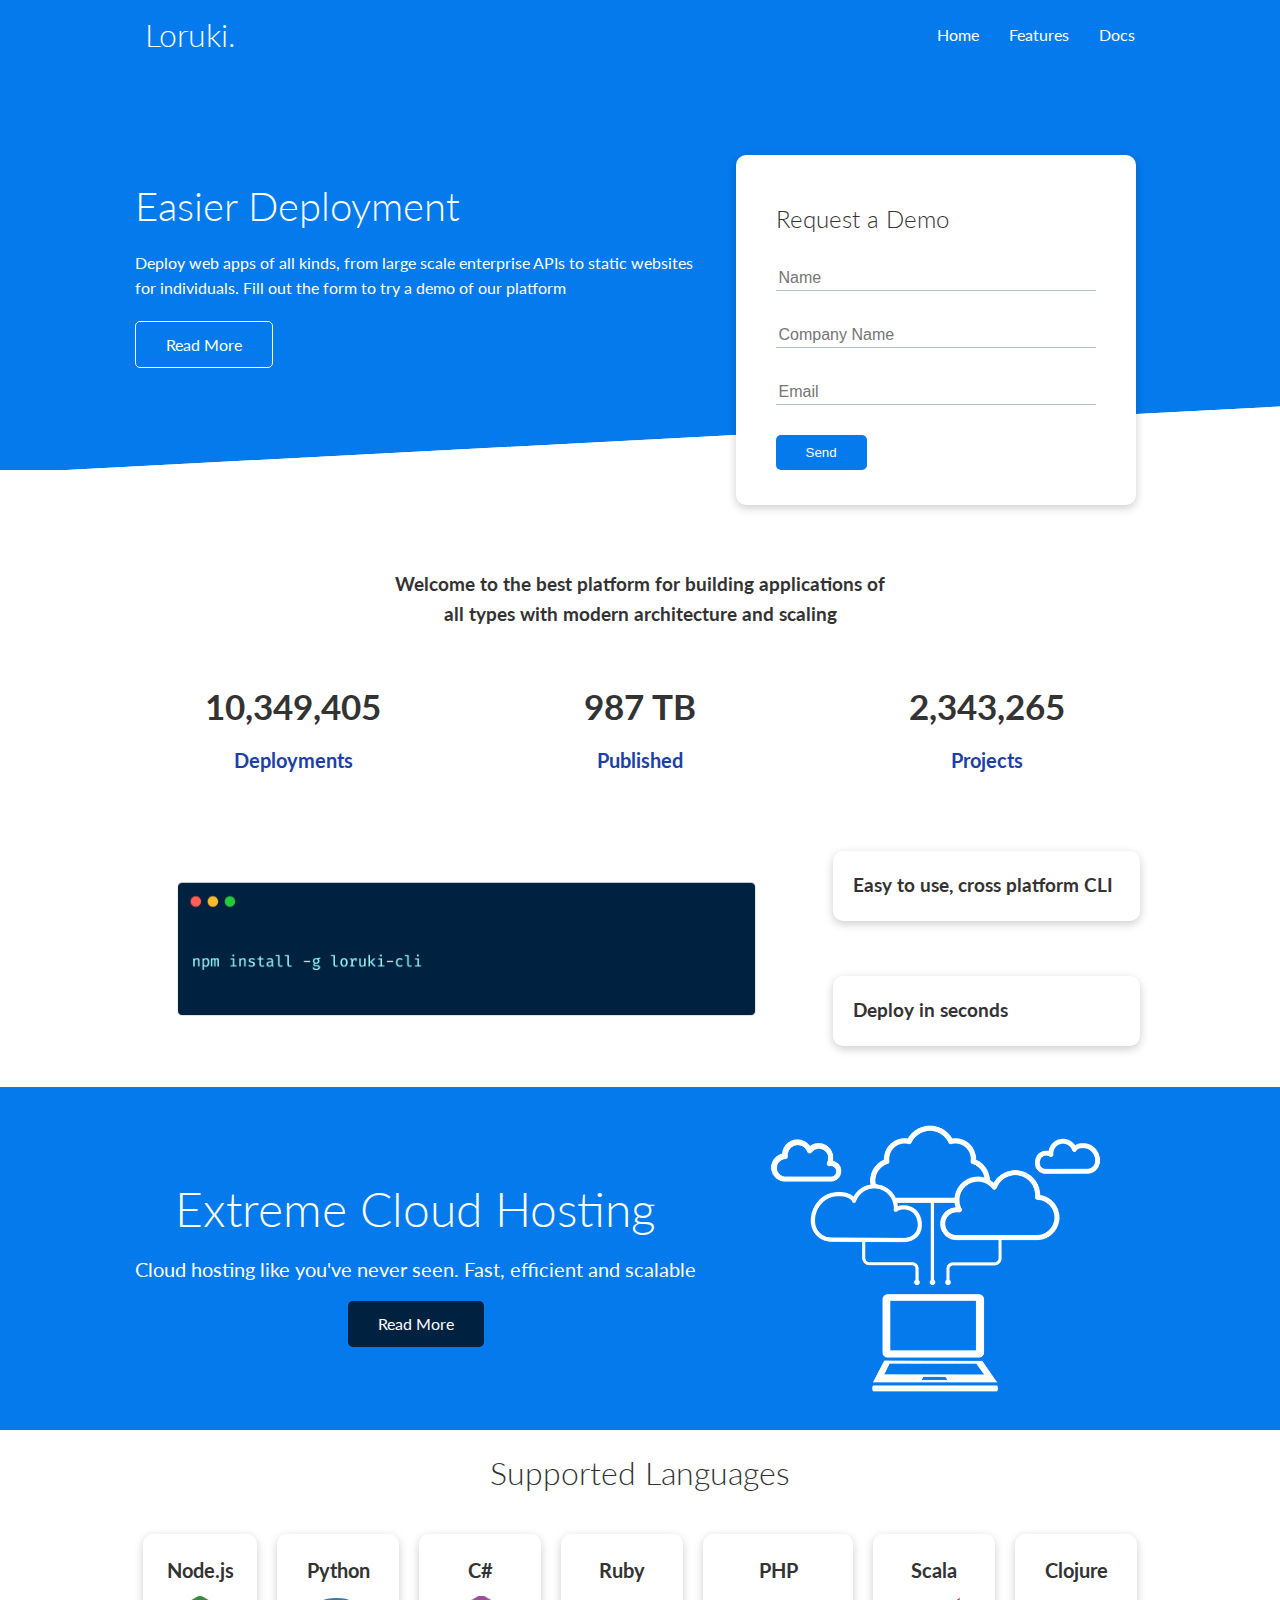
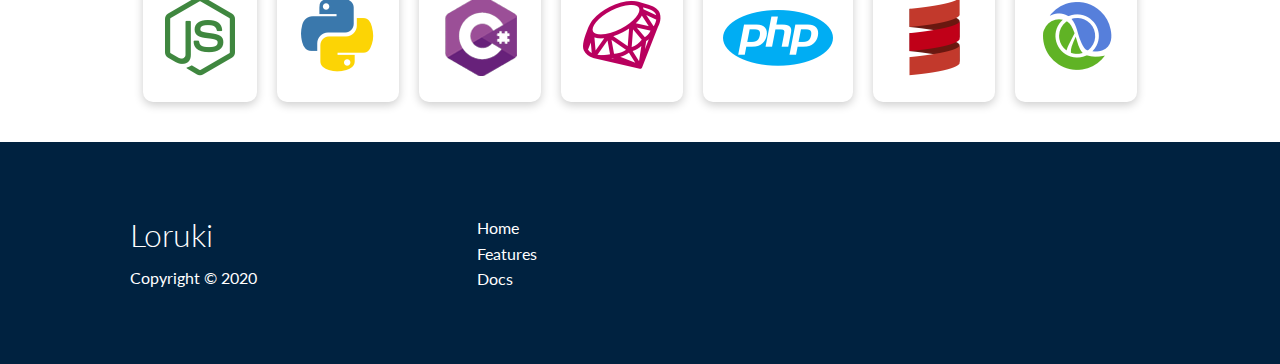
<file: index.html>
<!DOCTYPE html>
<html lang="en">
<head>
    <meta charset="UTF-8">
    <meta name="viewport" content="width=device-width, initial-scale=1.0">
    <link rel="stylesheet" href="https://cdnjs.cloudflare.com/ajax/libs/font-awesome/5.15.1/css/all.min.css" integrity="sha512-+4zCK9k+qNFUR5X+cKL9EIR+ZOhtIloNl9GIKS57V1MyNsYpYcUrUeQc9vNfzsWfV28IaLL3i96P9sdNyeRssA==" crossorigin="anonymous" />
    <link rel="stylesheet" href="utilities.css">
    <link rel="stylesheet" href="style.css">
    <title>Loruki | Cloud Hosting For Everyone</title>
</head>
<body>
    <!-- Navbar -->
    <div class="navbar">
        <div class="container flex">
             <h1 class="logo"><a href="index.html">Loruki.</a></h1>
            <nav>
                <ul>
                    <li><a href="index.html">Home</a></li>
                    <li><a href="features.html">Features</a></li>
                    <li><a href="docs.html">Docs</a></li>
                </ul>
            </nav>
        </div>
    </div>
    
    <!-- Showcase -->
    <section class="showcase">
        <div class="container grid">
            <div class="showcase-text">
                <h1>Easier Deployment</h1>
                <p>Deploy web apps of all kinds, from large scale enterprise APIs to static websites for individuals. Fill out the form to try a demo of our platform</p>
                <a href="features.html" class="btn btn-outline">Read More</a>
            </div>

            <div class="showcase-form card">
                <h2>Request a Demo</h2>
                 <!--  <form name="contact" netlify-honeypot="bot-field" method="POST" data-netlify="true">
                    <input type="hidden" name="form-name" value="contact">
                    <p class="hidden">
                        <label>Don’t fill this out if you're human: <input name="bot-field" /></label>
                      </p>
                    <div class="form-control">
                        <input type="text" name="name" placeholder="Name" required>
                    </div>
                    <div class="form-control">
                        <input type="text" name="company" placeholder="Company Name" required>
                    </div>
                    <div class="form-control">
                        <input type="email" name="email" placeholder="Email" required>
                    </div>
                    <input type="submit" value="Send" class="btn btn-primary">
                </form> -->
                 <form>
                    <div class="form-control">
                        <input type="text" name="name" placeholder="Name" required>
                    </div>
                    <div class="form-control">
                        <input type="text" name="company" placeholder="Company Name" required>
                    </div>
                    <div class="form-control">
                        <input type="email" name="email" placeholder="Email" required>
                    </div>
                    <input type="submit" value="Send" class="btn btn-primary">
                </form>
            </div>
        </div>
    </section>

    <!-- Stats -->
    <section class="stats">
        <div class="container">
            <h3 class="stats-heading text-center my-1">
                Welcome to the best platform for building applications of all types with modern architecture and scaling
            </h3>

            <div class="grid grid-3 text-center my-4">
                <div>
                    <i class="fas fa-server fa-3x"></i>
                    <h3>10,349,405</h3>
                    <p class="text-secondary">Deployments</p>
                </div>
                <div>
                    <i class="fas fa-upload fa-3x"></i>
                    <h3>987 TB</h3>
                    <p class="text-secondary">Published</p>
                </div>
                <div>
                    <i class="fas fa-project-diagram fa-3x"></i>
                    <h3>2,343,265</h3>
                    <p class="text-secondary">Projects</p>
                </div>
            </div>
        </div>
    </section>

    <!-- Cli -->
    <section class="cli">
        <div class="container grid">
            <img src="cli.png" alt="">
            <div class="card">
                <h3>Easy to use, cross platform CLI</h3>
            </div>
            <div class="card">
                <h3>Deploy in seconds</h3>
            </div>
        </div>
    </section>

    <!-- Cloud -->
    <section class="cloud bg-primary my-2 py-2">
        <div class="container grid">
            <div class="text-center">
                <h2 class="lg">Extreme Cloud Hosting</h2>
                <p class="lead my-1">Cloud hosting like you've never seen. Fast, efficient and scalable</p>
                <a href="features.html" class="btn btn-dark">Read More</a>
            </div>
            <img src="cloud.png" alt="">
        </div>
    </section>

    <!-- Languages -->
    <section class="languages">
        <h2 class="md text-center my-2">
            Supported Languages
        </h2>
        <div class="container flex">
            <div class="card">
                <h4>Node.js</h4>
                <img src="node.png" alt="">
            </div>
            <div class="card">
                <h4>Python</h4>
                <img src="python.png" alt="">
              </div>
              <div class="card">
                <h4>C#</h4>
                <img src="csharp.png" alt="">
              </div>
              <div class="card">
                <h4>Ruby</h4>
                <img src="ruby.png" alt="">
              </div>
              <div class="card">
                <h4>PHP</h4>
                <img src="php.png" alt="">
              </div>
              <div class="card">
                <h4>Scala</h4>
                <img src="scala.png" alt="">
              </div>
              <div class="card">
                <h4>Clojure</h4>
                <img src="clojure.png" alt="">
              </div>
        </div>
    </section>

    <!-- Footer -->
    <footer class="footer bg-dark py-5">
        <div class="container grid grid-3">
            <div>
                <h1>Loruki
                </h1>
                <p>Copyright &copy; 2020</p>
            </div>
            <nav>
                <ul>
                    <li><a href="index.html">Home</a></li>
                    <li><a href="features.html">Features</a></li>
                    <li><a href="docs.html">Docs</a></li>
                </ul>
            </nav>
            <div class="social">
                <a href="#"><i class="fab fa-github fa-2x"></i></a>
                <a href="#"><i class="fab fa-facebook fa-2x"></i></a>
                <a href="#"><i class="fab fa-instagram fa-2x"></i></a>
                <a href="#"><i class="fab fa-twitter fa-2x"></i></a>
            </div>
        </div>
    </footer>
</body>
</html>
</file>
<file: utilities.css>
.container {
    max-width: 1100px;
    margin: 0 auto;
    overflow: auto;
    padding: 0 40px;
  }
  
  .card {
    background-color: #fff;
    color: #333;
    border-radius: 10px;
    box-shadow: 0 3px 10px rgba(0, 0, 0, 0.2);
    padding: 20px;
    margin: 10px;
  }
  
  .btn {
    display: inline-block;
    padding: 10px 30px;
    cursor: pointer;
    background: var(--primary-color);
    color: #fff;
    border: none;
    border-radius: 5px;
  }
  
  .btn-outline {
    background-color: transparent;
    border: 1px #fff solid;
  }
  
  .btn:hover {
    transform: scale(0.98);
  }
  
  /* Backgrounds & colored buttons */
  .bg-primary,
  .btn-primary {
    background-color: var(--primary-color);
    color: #fff;
  }
  
  .bg-secondary,
  .btn-secondary {
    background-color: var(--secondary-color);
    color: #fff;
  }
  
  .bg-dark,
  .btn-dark {
    background-color: var(--dark-color);
    color: #fff;
  }
  
  .bg-light,
  .btn-light {
    background-color: var(--light-color);
    color: #333;
  }
  
  .bg-primary a,
  .btn-primary a,
  .bg-secondary a,
  .btn-secondary a,
  .bg-dark a,
  .btn-dark a {
    color: #fff;
  }
  
  /* Text colors */
  .text-primary {
    color: var(--primary-color);
  }
  
  .text-secondary {
    color: var(--secondary-color);
  }
  
  .text-dark {
    color: var(--dark-color);
  }
  
  .text-light {
    color: var(--light-color);
  }
  
  /* Text sizes */
  .lead {
    font-size: 20px;
  }
  
  .sm {
    font-size: 1rem;
  }
  
  .md {
    font-size: 2rem;
  }
  
  .lg {
    font-size: 3rem;
  }
  
  .xl {
    font-size: 4rem;
  }
  
  .text-center {
    text-align: center;
  }
  
  /* Alert */
  .alert {
    background-color: var(--light-color);
    padding: 10px 20px;
    font-weight: bold;
    margin: 15px 0;
  }
  
  .alert i {
    margin-right: 10px;
  }
  
  .alert-success {
    background-color: var(--success-color);
    color: #fff;
  }
  
  .alert-error {
    background-color: var(--error-color);
    color: #fff;
  }
  
  .flex {
    display: flex;
    justify-content: center;
    align-items: center;
    height: 100%;
  }
  
  .grid {
    display: grid;
    grid-template-columns: repeat(2, 1fr);
    gap: 20px;
    justify-content: center;
    align-items: center;
    height: 100%;
  }
  
  .grid-3 {
    grid-template-columns: repeat(3, 1fr);
  }
  
  /* Margin */
  .my-1 {
    margin: 1rem 0;
  }
  
  .my-2 {
    margin: 1.5rem 0;
  }
  
  .my-3 {
    margin: 2rem 0;
  }
  
  .my-4 {
    margin: 3rem 0;
  }
  
  .my-5 {
    margin: 4rem 0;
  }
  
  .m-1 {
    margin: 1rem;
  }
  
  .m-2 {
    margin: 1.5rem;
  }
  
  .m-3 {
    margin: 2rem;
  }
  
  .m-4 {
    margin: 3rem;
  }
  
  .m-5 {
    margin: 4rem;
  }
  
  /* Padding */
  .py-1 {
    padding: 1rem 0;
  }
  
  .py-2 {
    padding: 1.5rem 0;
  }
  
  .py-3 {
    padding: 2rem 0;
  }
  
  .py-4 {
    padding: 3rem 0;
  }
  
  .py-5 {
    padding: 4rem 0;
  }
  
  .p-1 {
    padding: 1rem;
  }
  
  .p-2 {
    padding: 1.5rem;
  }
  
  .p-3 {
    padding: 2rem;
  }
  
  .p-4 {
    padding: 3rem;
  }
  
  .p-5 {
    padding: 4rem;
  }
</file>
<file: style.css>
@import url('https://fonts.googleapis.com/css2?family=Lato:wght@300&display=swap');

:root {
  --primary-color: #047aed;
  --secondary-color: #1c3fa8;
  --dark-color: #002240;
  --light-color: #f4f4f4;
  --success-color: #5cb85c;
  --error-color: #d9534f;
}

* {
  box-sizing: border-box;
  padding: 0;
  margin: 0;
}

body {
  font-family: 'Lato', sans-serif;
  color: #333;
  line-height: 1.6;
}

ul {
  list-style-type: none;
}

a {
  text-decoration: none;
  color: #333;
}
h1,
h2 {
  font-weight: 300;
  line-height: 1.2;
  margin: 10px 0;
}

p {
  margin: 10px 0;
}

img {
  width: 100%;
}

code,
pre {
  background: #333;
  color: #fff;
  padding: 10px;
}

.hidden {
  visibility: hidden;
  height: 0;
}

/* Navbar */
.navbar {
  background-color: var(--primary-color);
  color: #fff;
  height: 70px;
}

.navbar ul {
  display: flex;
}

.navbar a {
  color: #fff;
  padding: 10px;
  margin: 0 5px;
}

.navbar ul a:hover {
  border-bottom: 2px #fff solid;
}

.navbar .flex {
  justify-content: space-between;
}

/* Showcase */
.showcase {
  height: 400px;
  background-color: var(--primary-color);
  color: #fff;
  position: relative;
}

.showcase h1 {
  font-size: 40px;
}

.showcase p {
  margin: 20px 0;
}

.showcase .grid {
  overflow: visible;
  grid-template-columns: 55% auto;
  gap: 30px;
}

.showcase-text {
  animation: slideInFromLeft 1s ease-in;
}

.showcase-form {
  position: relative;
  top: 60px;
  height: 350px;
  width: 400px;
  padding: 40px;
  z-index: 100;
  justify-self: flex-end;
  animation: slideInFromRight 1s ease-in;
}

.showcase-form .form-control {
  margin: 30px 0;
}

.showcase-form input[type='text'],
.showcase-form input[type='email'] {
  border: 0;
  border-bottom: 1px solid #b4becb;
  width: 100%;
  padding: 3px;
  font-size: 16px;
}

.showcase-form input:focus {
  outline: none;
}

.showcase::before,
.showcase::after {
  content: '';
  position: absolute;
  height: 100px;
  bottom: -70px;
  right: 0;
  left: 0;
  background: #fff;
  transform: skewY(-3deg);
  -webkit-transform: skewY(-3deg);
  -moz-transform: skewY(-3deg);
  -ms-transform: skewY(-3deg);
}

/* Stats */
.stats {
  padding-top: 100px;
  animation: slideInFromBottom 1s ease-in;
}

.stats-heading {
  max-width: 500px;
  margin: auto;
}

.stats .grid h3 {
  font-size: 35px;
}

.stats .grid p {
  font-size: 20px;
  font-weight: bold;
}

/* Cli */
.cli .grid {
  grid-template-columns: repeat(3, 1fr);
  grid-template-rows: repeat(2, 1fr);
}

.cli .grid > *:first-child {
  grid-column: 1 / span 2;
  grid-row: 1 / span 2;
}

/* Cloud */
.cloud .grid {
  grid-template-columns: 4fr 3fr;
}

/* Languages */

.languages .flex {
  flex-wrap: wrap; 
}

.languages .card {
  text-align: center;
  margin: 18px 10px 40px;
  transition: transform 0.2s ease-in;
}

.languages .card h4 {
  font-size: 20px;
  margin-bottom: 10px;
}

.languages .card:hover {
  transform: translateY(-15px);
}

/* Features */
.features-head img,
.docs-head img {
  width: 200px;
  justify-self: flex-end;
}

.features-sub-head img {
  width: 300px;
  justify-self: flex-end;
}

.features-main .card > i {
  margin-right: 20px;
}

.features-main .grid {
  padding: 30px;
}

.features-main .grid > *:first-child {
  grid-column: 1 / span 3;
}

.features-main .grid > *:nth-child(2) {
  grid-column: 1 / span 2;
}

/* Docs */
.docs-main h3 {
  margin: 20px 0;
}

.docs-main .grid {
  grid-template-columns: 1fr 2fr;
  align-items: flex-start;
}

.docs-main nav li {
  font-size: 17px;
  padding-bottom: 5px;
  margin-bottom: 5px;
  border-bottom: 1px #ccc solid;
}

.docs-main a:hover {
  font-weight: bold;
}

/* Footer */
.footer .social a {
  margin: 0 10px;
}

.fa-github:hover {
  color: #000000;
}

.fa-facebook:hover {
  color: #1773EA;
}

.fa-instagram:hover {
  color: #B32E87;
}

.fa-twitter:hover {
  color: #1C9CEA;
}

/* Animations */
@keyframes slideInFromLeft {
  0% {
    transform: translateX(-100%);
  }

  100% {
    transform: translateX(0);
  }
}

@keyframes slideInFromRight {
  0% {
    transform: translateX(100%);
  }

  100% {
    transform: translateX(0);
  }
}

@keyframes slideInFromTop {
  0% {
    transform: translateY(-100%);
  }

  100% {
    transform: translateX(0);
  }
}

@keyframes slideInFromBottom {
  0% {
    transform: translateY(100%);
  }

  100% {
    transform: translateX(0);
  }
}
@media (max-width: 1000px){

  .showcase-form{
    width: 340px;
  }
}

/* Tablets and under */
@media (max-width: 768px) {
  .grid,
  .showcase .grid,
  .stats .grid,
  .cli .grid,
  .cloud .grid,
  .features-main .grid,
  .docs-main .grid {
    grid-template-columns: 1fr;
    grid-template-rows: 1fr;
  }

  .showcase {
    height: auto;
  }

  .showcase-text {
    text-align: center;
    margin-top: 40px;
    animation: slideInFromTop 1s ease-in;
  }

  .showcase-form {
    justify-self: center;
    margin: auto;
    animation: slideInFromBottom 1s ease-in;
  }

  .cli .grid > *:first-child {
    grid-column: 1;
    grid-row: 1;
  }

  .features-head,
  .features-sub-head,
  .docs-head {
    text-align: center;
  }

  .features-head img,
  .features-sub-head img,
  .docs-head img {
    justify-self: center;
  }

  .features-main .grid > *:first-child,
  .features-main .grid > *:nth-child(2) {
    grid-column: 1;
  }
}




/* Mobile */
@media (max-width: 500px) {
  .navbar {
    height: 110px;
  }

  .navbar .flex {
    flex-direction: column;
  }

  .navbar ul {
    padding: 10px;
    background-color: rgba(0, 0, 0, 0.1);
  }
  
  .showcase-form {
    width: 300px;
  }

}
</file>
